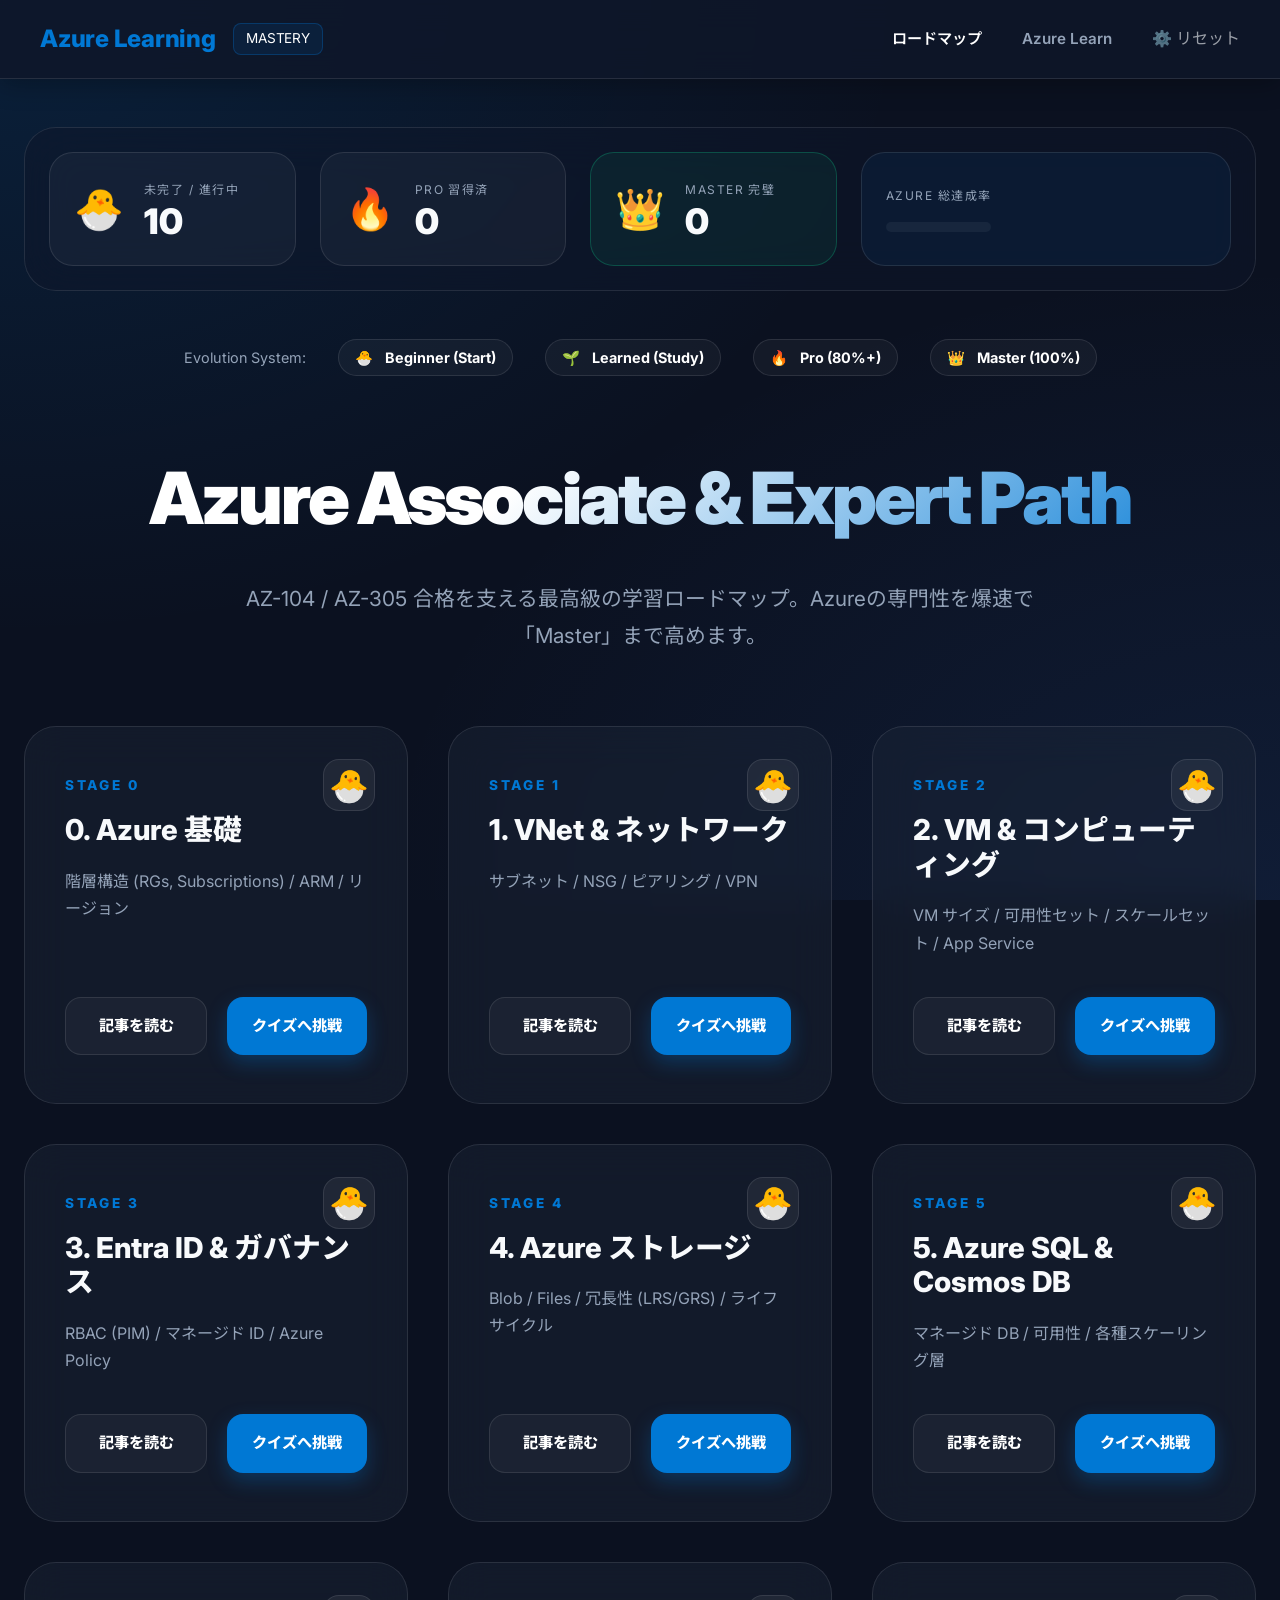
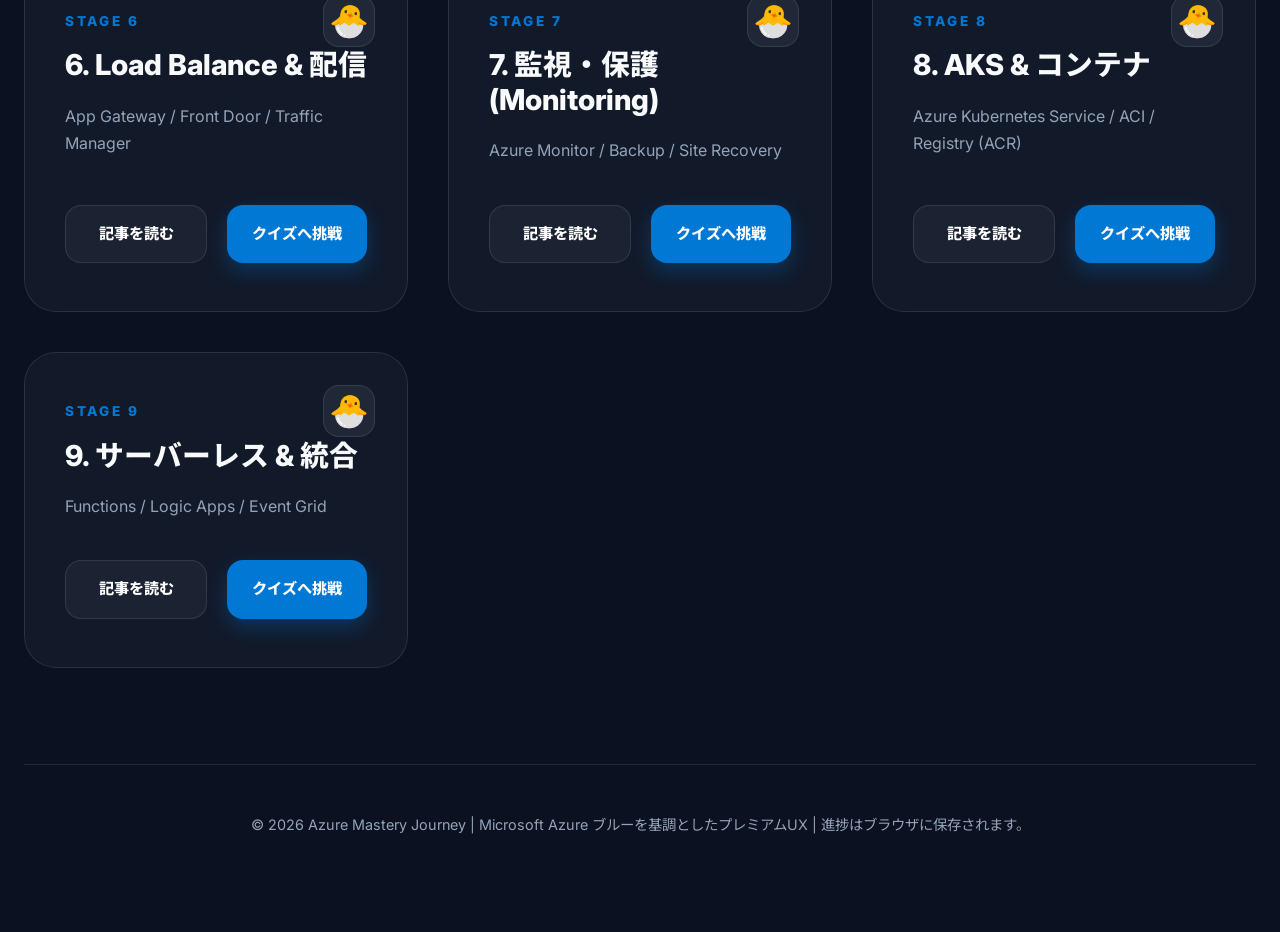
<file: index.html>
<!DOCTYPE html>
<html lang="ja">
<head>
    <meta charset="UTF-8">
    <meta name="viewport" content="width=device-width, initial-scale=1.0">
    <title>Azure Mastery Journey | ロードマップ</title>
    <link rel="stylesheet" href="css/main.css">
    <link rel="icon" href="https://azure.microsoft.com/favicon.ico">
</head>
<body>
    <header>
        <div class="logo">Azure Learning <span>MASTERY</span></div>
        <nav>
            <ul>
                <li><a href="#" class="active">ロードマップ</a></li>
                <li><a href="https://learn.microsoft.com/azure/" target="_blank">Azure Learn</a></li>
                <li id="reset-progress" style="cursor: pointer; opacity: 0.6;">⚙️ リセット</li>
            </ul>
        </nav>
    </header>

    <main class="container">
        <!-- Stats Dashboard -->
        <section class="stats-board">
            <div class="stats-card">
                <div class="stats-icon">🐣</div>
                <div class="stats-info">
                    <span class="label">未完了 / 進行中</span>
                    <span id="stat-begin" class="value">0</span>
                </div>
            </div>
            <div class="stats-card">
                <div class="stats-icon">🔥</div>
                <div class="stats-info">
                    <span class="label">Pro 習得済</span>
                    <span id="stat-learned" class="value">0</span>
                </div>
            </div>
            <div class="stats-card highlight">
                <div class="stats-icon">👑</div>
                <div class="stats-info">
                    <span class="label">Master 完璧</span>
                    <span id="stat-perfect" class="value">0</span>
                </div>
            </div>
            <div class="stats-card total">
                <div class="stats-info">
                    <span class="label">Azure 総達成率</span>
                    <div class="total-progress-bar">
                        <div id="total-progress-fill" style="width: 0%"></div>
                    </div>
                </div>
            </div>
        </section>

        <!-- Mastery Legend -->
        <div class="mastery-legend">
            <span>Evolution System:</span>
            <div class="legend-item">🐣 <span>Beginner (Start)</span></div>
            <div class="legend-item">🌱 <span>Learned (Study)</span></div>
            <div class="legend-item">🔥 <span>Pro (80%+)</span></div>
            <div class="legend-item">👑 <span>Master (100%)</span></div>
        </div>

        <section class="intro">
            <h1>Azure Associate & Expert Path</h1>
            <p>AZ-104 / AZ-305 合格を支える最高級の学習ロードマップ。Azureの専門性を爆速で「Master」まで高めます。</p>
        </section>

        <div class="roadmap-grid" id="roadmap-grid">
            <!-- Stages will be generated by JS -->
        </div>

        <div class="footer">
            <p>© 2026 Azure Mastery Journey | Microsoft Azure ブルーを基調としたプレミアムUX | 進捗はブラウザに保存されます。</p>
        </div>
    </main>

    <script src="js/progress.js"></script>
    <script>
        const stagesInfo = [
            { id: 0, title: "0. Azure 基礎", content: "階層構造 (RGs, Subscriptions) / ARM / リージョン", color: "blue" },
            { id: 1, title: "1. VNet & ネットワーク", content: "サブネット / NSG / ピアリング / VPN", color: "blue" },
            { id: 2, title: "2. VM & コンピューティング", content: "VM サイズ / 可用性セット / スケールセット / App Service", color: "blue" },
            { id: 3, title: "3. Entra ID & ガバナンス", content: "RBAC (PIM) / マネージド ID / Azure Policy", color: "blue" },
            { id: 4, title: "4. Azure ストレージ", content: "Blob / Files / 冗長性 (LRS/GRS) / ライフサイクル", color: "orange" },
            { id: 5, title: "5. Azure SQL & Cosmos DB", content: "マネージド DB / 可用性 / 各種スケーリング層", color: "orange" },
            { id: 6, title: "6. Load Balance & 配信", content: "App Gateway / Front Door / Traffic Manager", color: "orange" },
            { id: 7, title: "7. 監視・保護 (Monitoring)", content: "Azure Monitor / Backup / Site Recovery", color: "success" },
            { id: 8, title: "8. AKS & コンテナ", content: "Azure Kubernetes Service / ACI / Registry (ACR)", color: "success" },
            { id: 9, title: "9. サーバーレス & 統合", content: "Functions / Logic Apps / Event Grid", color: "success" }
        ];

        function renderRoadmap() {
            const grid = document.getElementById('roadmap-grid');
            grid.innerHTML = '';
            
            let beginCount = 0;
            let learnedCount = 0;
            let perfectCount = 0;

            stagesInfo.forEach(stage => {
                const progress = ProgressManager.getStageProgress(stage.id);
                const status = ProgressManager.getEvolution(stage.id);
                
                if (status.class === 'perfect') perfectCount++;
                else if (status.class === 'pro') learnedCount++;
                else beginCount++;

                const card = document.createElement('div');
                card.className = `stage-card border-${stage.color}`;
                card.innerHTML = `
                    <div class="status-badge status-${status.class}">${status.icon}</div>
                    <div class="stage-id">STAGE ${stage.id}</div>
                    <div class="stage-title">${stage.title}</div>
                    <div class="stage-content">${stage.content}</div>
                    <div class="stage-actions">
                        <a href="study/stage-${stage.id}.html" class="btn btn-outline">記事を読む</a>
                        <a href="quiz/page.html?stage=${stage.id}" class="btn btn-primary">クイズへ挑戦</a>
                    </div>
                `;
                grid.appendChild(card);
            });

            document.getElementById('stat-begin').textContent = beginCount;
            document.getElementById('stat-learned').textContent = learnedCount;
            document.getElementById('stat-perfect').textContent = perfectCount;
            const totalPerfect = Math.round((perfectCount / stagesInfo.length) * 100);
            document.getElementById('total-progress-fill').style.width = totalPerfect + '%';
        }

        document.getElementById('reset-progress').addEventListener('click', () => {
            if (confirm('Azureの進捗をすべてリセットしますか？')) {
                for (let i = 0; i <= 10; i++) {
                    localStorage.removeItem(`azure_study_progress_${i}`);
                }
                location.reload();
            }
        });

        document.addEventListener('DOMContentLoaded', renderRoadmap);
    </script>
</body>
</html>
</file>
<file: css/main.css>
@import url('https://fonts.googleapis.com/css2?family=Inter:wght@300;400;600;700;800&family=Noto+Sans+JP:wght@300;400;700&display=swap');

:root {
    --azure-blue: #0078d4;
    --azure-deep: #0b1120;
    --azure-nav: rgba(15, 23, 42, 0.85);
    --azure-text: #f8fafc;
    --azure-text-muted: #94a3b8;
    --azure-card-bg: rgba(30, 41, 59, 0.4);
    --azure-success: #10b981;
    --azure-info: #3b82f6;
    --azure-error: #f43f5e;
    --glass-border: rgba(255, 255, 255, 0.1);
    --glass-shadow: 0 8px 32px 0 rgba(0, 0, 0, 0.5);
    --transition: all 0.4s cubic-bezier(0.175, 0.885, 0.32, 1.275);
}

* {
    margin: 0;
    padding: 0;
    box-sizing: border-box;
}

body {
    font-family: 'Inter', 'Noto Sans JP', sans-serif;
    background-color: var(--azure-deep);
    color: var(--azure-text);
    line-height: 1.6;
    overflow-x: hidden;
    background-attachment: fixed;
    background-image: 
        radial-gradient(at 0% 0%, rgba(0, 120, 212, 0.15) 0px, transparent 50%),
        radial-gradient(at 100% 100%, rgba(59, 130, 246, 0.1) 0px, transparent 50%),
        radial-gradient(at 50% 50%, #0b1120 0px, transparent 100%);
}

a {
    color: inherit;
    text-decoration: none;
}

/* Header */
header {
    background: var(--azure-nav);
    backdrop-filter: blur(15px);
    -webkit-backdrop-filter: blur(15px);
    border-bottom: 1px solid var(--glass-border);
    padding: 1.25rem 2.5rem;
    position: sticky;
    top: 0;
    z-index: 1000;
    display: flex;
    justify-content: space-between;
    align-items: center;
    box-shadow: 0 4px 25px rgba(0,0,0,0.3);
}

.logo {
    font-size: 1.5rem;
    font-weight: 800;
    color: var(--azure-blue);
    display: flex;
    align-items: center;
    gap: 0.5rem;
    letter-spacing: -0.01em;
}

.logo span {
    color: #fff;
    font-weight: 400;
    font-size: 0.85rem;
    background: rgba(0, 120, 212, 0.1);
    padding: 4px 12px;
    border-radius: 8px;
    border: 1px solid rgba(0, 120, 212, 0.3);
    margin-left: 0.6rem;
}

/* Nav */
nav ul {
    display: flex;
    list-style: none;
    gap: 2.5rem;
}

nav a {
    font-weight: 600;
    font-size: 0.95rem;
    color: var(--azure-text-muted);
    transition: var(--transition);
}

nav a:hover, nav a.active {
    color: #fff;
}

/* Main Layout */
.container {
    max-width: 1300px;
    margin: 0 auto;
    padding: 3rem 1.5rem;
}

.intro {
    text-align: center;
    margin-bottom: 4.5rem;
}

.intro h1 {
    font-size: clamp(2.8rem, 6vw, 4.5rem);
    font-weight: 900;
    margin-bottom: 1.5rem;
    background: linear-gradient(135deg, #fff 40%, var(--azure-blue) 100%);
    -webkit-background-clip: text;
    -webkit-text-fill-color: transparent;
    letter-spacing: -0.04em;
}

.intro p {
    color: var(--azure-text-muted);
    font-size: 1.3rem;
    max-width: 800px;
    margin: 0 auto;
    line-height: 1.8;
}

/* Statistics Board & Cards */
.stats-board {
    display: grid;
    grid-template-columns: repeat(3, 1fr) 1.5fr;
    gap: 1.5rem;
    margin-bottom: 3rem;
    padding: 1.5rem;
    background: rgba(15, 23, 42, 0.5);
    border-radius: 32px;
    border: 1px solid var(--glass-border);
    backdrop-filter: blur(25px);
}

.stats-card {
    display: flex;
    align-items: center;
    gap: 1.25rem;
    padding: 1.5rem;
    background: rgba(255, 255, 255, 0.04);
    border-radius: 24px;
    border: 1px solid var(--glass-border);
    transition: var(--transition);
}

.stats-card.highlight {
    background: rgba(16, 185, 129, 0.08);
    border-color: rgba(16, 185, 129, 0.3);
}

.stats-card.total {
    background: rgba(0, 120, 212, 0.08);
}

.stats-icon {
    font-size: 2.5rem;
}

.stats-info {
    display: flex;
    flex-direction: column;
}

.stats-info .label {
    font-size: 0.75rem;
    color: var(--azure-text-muted);
    text-transform: uppercase;
    letter-spacing: 0.12em;
    margin-bottom: 0.3rem;
}

.stats-info .value {
    font-size: 2.2rem;
    font-weight: 900;
    line-height: 1;
}

.total-progress-bar {
    width: 100%;
    height: 10px;
    background: rgba(255, 255, 255, 0.05);
    border-radius: 12px;
    overflow: hidden;
    margin-top: 0.75rem;
}

#total-progress-fill {
    height: 100%;
    background: linear-gradient(90deg, var(--azure-blue), var(--azure-success));
    width: 0%;
    transition: width 1.8s cubic-bezier(0.22, 1, 0.36, 1);
    box-shadow: 0 0 15px rgba(0, 120, 212, 0.4);
}

/* Mastery Legend */
.mastery-legend {
    display: flex;
    align-items: center;
    justify-content: center;
    gap: 2rem;
    margin-bottom: 4rem;
    color: var(--azure-text-muted);
    font-size: 0.9rem;
}

.legend-item {
    display: flex;
    align-items: center;
    gap: 0.75rem;
    background: rgba(255, 255, 255, 0.04);
    padding: 6px 16px;
    border-radius: 24px;
    border: 1px solid var(--glass-border);
    transition: var(--transition);
}

.legend-item:hover {
    background: rgba(255, 255, 255, 0.08);
    transform: translateY(-2px);
}

.legend-item span {
    font-weight: 700;
    color: #fff;
}

/* Roadmap Grid */
.roadmap-grid {
    display: grid;
    grid-template-columns: repeat(auto-fill, minmax(360px, 1fr));
    gap: 2.5rem;
}

.stage-card {
    background: var(--azure-card-bg);
    border: 1px solid var(--glass-border);
    border-radius: 32px;
    padding: 3rem 2.5rem;
    backdrop-filter: blur(20px);
    -webkit-backdrop-filter: blur(20px);
    transition: var(--transition);
    position: relative;
    overflow: hidden;
    display: flex;
    flex-direction: column;
}

.stage-card:hover {
    transform: translateY(-15px) scale(1.03);
    border-color: rgba(0, 120, 212, 0.6);
    background: rgba(30, 41, 59, 0.7);
    box-shadow: 0 40px 80px rgba(0, 0, 0, 0.6);
}

.stage-card::after {
    content: '';
    position: absolute;
    bottom: 0;
    left: 0;
    width: 100%;
    height: 4px;
    background: linear-gradient(90deg, transparent, var(--azure-blue), transparent);
    transform: translateX(-100%);
    transition: transform 0.8s ease;
}

.stage-card:hover::after {
    transform: translateX(100%);
}

.status-badge {
    position: absolute;
    top: 2rem;
    right: 2rem;
    width: 52px;
    height: 52px;
    display: flex;
    align-items: center;
    justify-content: center;
    font-size: 2rem;
    border-radius: 16px;
    background: rgba(255, 255, 255, 0.06);
    border: 1px solid var(--glass-border);
    transition: var(--transition);
}

.stage-card:hover .status-badge {
    transform: scale(1.25) rotate(12deg);
    border-color: var(--azure-blue);
    background: rgba(0, 120, 212, 0.15);
}

.status-begin { color: var(--azure-text-muted); }
.status-learned { color: var(--azure-info); border-color: rgba(59, 130, 246, 0.4); }
.status-pro { color: #50e6ff; border-color: rgba(80, 230, 255, 0.4); }
.status-perfect { 
    color: var(--azure-success); 
    border-color: rgba(16, 185, 129, 0.5);
    box-shadow: 0 0 25px rgba(16, 185, 129, 0.3);
}

.stage-id {
    font-size: 0.85rem;
    font-weight: 800;
    color: var(--azure-blue);
    text-transform: uppercase;
    letter-spacing: 0.2em;
    margin-bottom: 1rem;
}

.stage-title {
    font-size: 1.8rem;
    font-weight: 800;
    margin-bottom: 1.25rem;
    line-height: 1.2;
}

.stage-content {
    font-size: 1rem;
    color: var(--azure-text-muted);
    margin-bottom: 2.5rem;
    flex-grow: 1;
    line-height: 1.7;
}

.stage-actions {
    display: flex;
    gap: 1.25rem;
}

.btn {
    padding: 1rem 1.5rem;
    border-radius: 16px;
    font-size: 0.95rem;
    font-weight: 800;
    cursor: pointer;
    transition: var(--transition);
    display: inline-flex;
    align-items: center;
    justify-content: center;
    flex: 1;
    border: none;
}

.btn-primary {
    background: var(--azure-blue);
    color: #fff;
    box-shadow: 0 8px 20px rgba(0, 120, 212, 0.3);
}

.btn-primary:hover {
    background: #1c92ef;
    transform: translateY(-4px);
    box-shadow: 0 15px 35px rgba(0, 120, 212, 0.5);
}

.btn-outline {
    background: rgba(255, 255, 255, 0.04);
    color: #fff;
    border: 1px solid var(--glass-border);
}

.btn-outline:hover {
    background: rgba(255, 255, 255, 0.1);
    border-color: rgba(0, 120, 212, 0.5);
    transform: translateY(-4px);
}

/* Footer */
.footer {
    text-align: center;
    margin-top: 6rem;
    padding: 3rem;
    color: var(--azure-text-muted);
    font-size: 0.9rem;
    border-top: 1px solid var(--glass-border);
}

/* Scrollbar */
::-webkit-scrollbar {
    width: 8px;
}
::-webkit-scrollbar-track {
    background: var(--azure-deep);
}
::-webkit-scrollbar-thumb {
    background: rgba(0, 120, 212, 0.3);
    border-radius: 10px;
}
::-webkit-scrollbar-thumb:hover {
    background: var(--azure-blue);
}

@media (max-width: 1024px) {
    .stats-board { grid-template-columns: repeat(2, 1fr); gap: 1rem; }
}

@media (max-width: 768px) {
    header {
        padding: 0.8rem 1rem;
    }

    .logo {
        font-size: 1.1rem;
    }

    .logo span {
        display: none;
    }

    nav ul {
        gap: 1rem;
    }

    nav a {
        font-size: 0.8rem;
    }

    .container { padding: 1.5rem 1rem; }
    .intro { margin-bottom: 2.5rem; }
    .intro h1 { font-size: 2rem; }
    .intro p { font-size: 1rem; }

    .roadmap-grid { grid-template-columns: 1fr; gap: 1.5rem; }

    .stage-card {
        padding: 1.8rem 1.5rem;
        border-radius: 20px;
    }

    .stage-title {
        font-size: 1.3rem;
    }

    .stage-content {
        font-size: 0.88rem;
        margin-bottom: 1.5rem;
    }

    .btn {
        padding: 0.75rem 1rem;
        font-size: 0.82rem;
        border-radius: 12px;
    }

    .stats-board {
        grid-template-columns: repeat(2, 1fr);
        padding: 0.8rem;
        gap: 0.6rem;
        border-radius: 18px;
    }

    .stats-card {
        padding: 0.8rem;
        border-radius: 14px;
        gap: 0.8rem;
    }

    .stats-icon { font-size: 1.5rem; }
    .stats-info .value { font-size: 1.4rem; }
    .stats-info .label { font-size: 0.6rem; }

    .mastery-legend {
        flex-wrap: wrap;
        justify-content: center;
        gap: 0.6rem;
        margin-bottom: 2rem;
    }

    .legend-item {
        font-size: 0.75rem;
        padding: 4px 10px;
    }

    .footer {
        margin-top: 3rem;
        padding: 1.5rem;
        font-size: 0.8rem;
    }
}

@media (max-width: 480px) {
    .stats-board { grid-template-columns: 1fr; }

    .stage-card {
        padding: 1.5rem 1.2rem;
    }

    .stage-title {
        font-size: 1.15rem;
    }

    .intro h1 {
        font-size: 1.7rem;
    }
}
</file>
